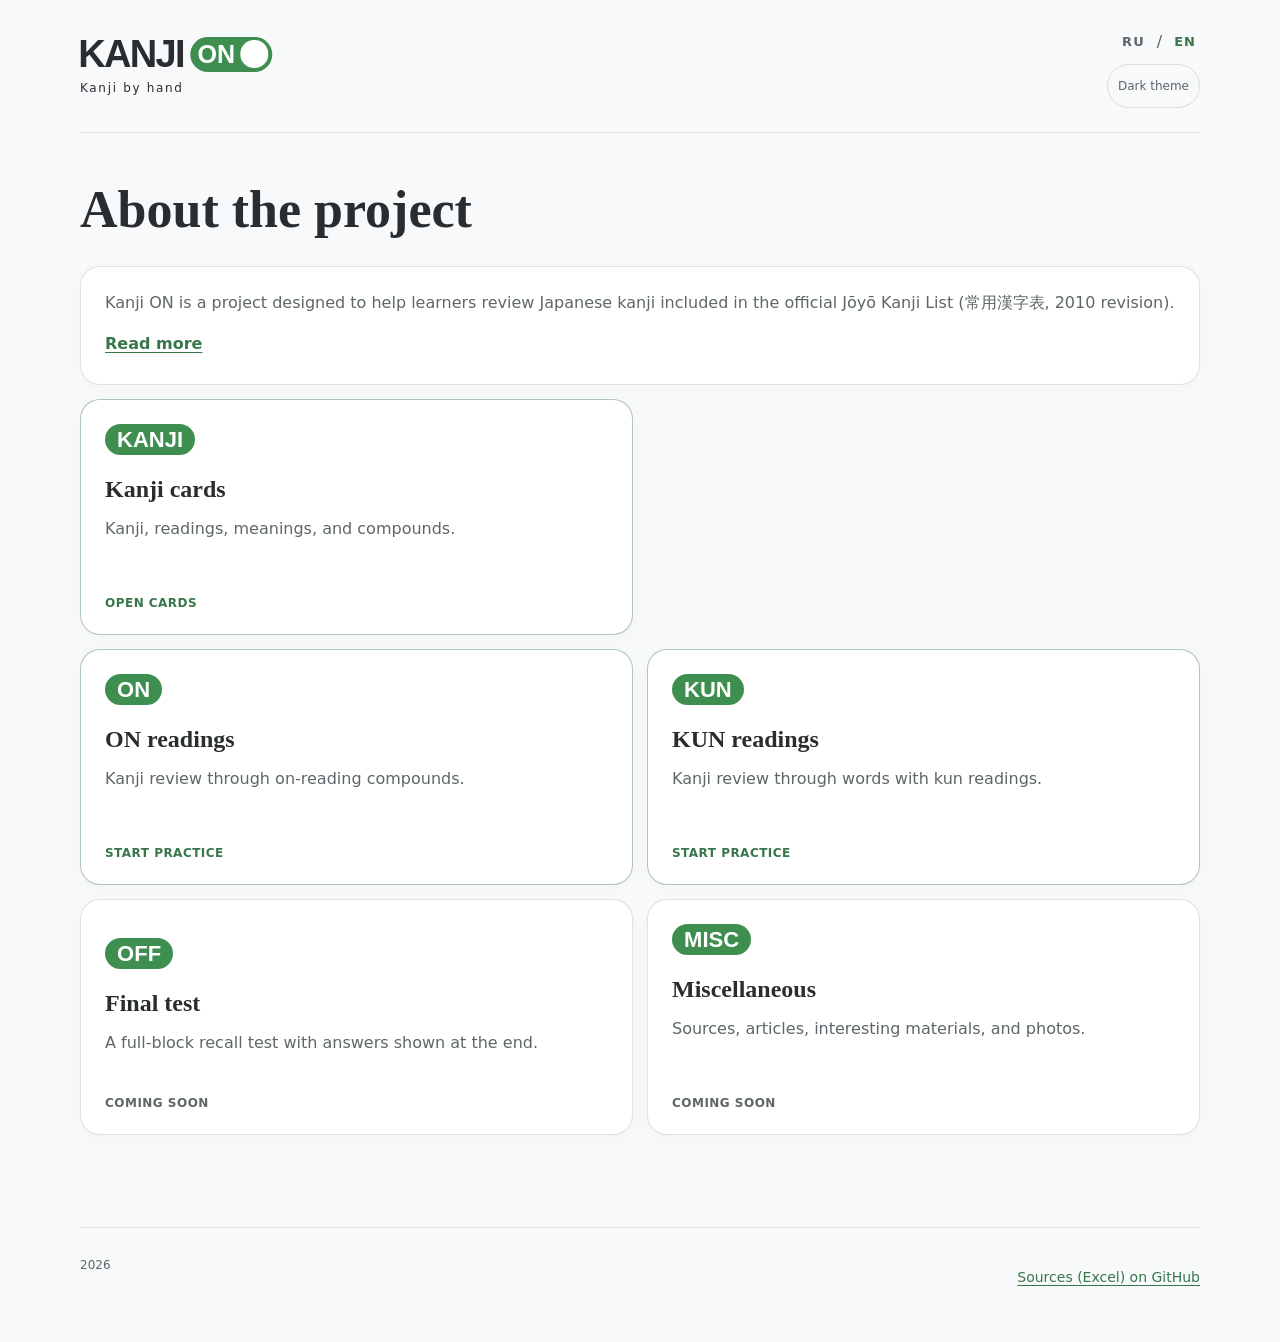
<file: index.html>
<!doctype html>
<html lang="en">
  <head>
    <meta charset="UTF-8" />
    <meta name="viewport" content="width=device-width, initial-scale=1.0" />
    <meta name="description" content="KANJI ON — practise on and kun readings by writing kanji on paper." />
    <meta name="theme-color" content="#f8f9fa" />
    <title>KANJI ON — Kanji by Hand</title>
    <link rel="icon" href="favicon.ico?v=green1" sizes="any" />
    <link rel="icon" href="favicon.svg?v=green1" type="image/svg+xml" />
    <link rel="apple-touch-icon" href="apple-touch-icon-green-v1.png" sizes="180x180" />
    <meta name="apple-mobile-web-app-title" content="KANJI ON" />
    <script>
      try {
        if (localStorage.getItem("onkun-theme") === "dark") {
          document.documentElement.dataset.theme = "dark";
          document.querySelector('meta[name="theme-color"]').content = "#191919";
        }
      } catch {}
    </script>
    <link rel="stylesheet" href="styles.css?v=20261013-about1" />
  </head>
  <body>
    <header class="site-header">
      <div class="brand" role="img" aria-label="KANJI ON — Kanji by hand">
        <span class="brand-wordmark" aria-hidden="true">
          <span class="brand-kanji">KANJI</span>
          <span class="brand-switch"><span>ON</span><span class="brand-knob"></span></span>
        </span>
        <span class="brand-tagline" aria-hidden="true">Kanji by hand</span>
      </div>
      <div class="header-controls">
      <div class="language-switcher" aria-label="Language">
        <button class="language-button" data-language="ru" type="button">RU</button>
        <span aria-hidden="true">/</span>
        <button class="language-button" data-language="en" type="button">EN</button>
      </div>
      <button class="theme-toggle" id="theme-toggle" type="button" aria-pressed="false">Dark theme</button>
      </div>
    </header>

    <main id="home">

      <section class="path" aria-labelledby="path-title">
        <div class="section-heading">
          <div>
            <h2 id="path-title" tabindex="-1" data-i18n="aboutTitle">About the project</h2>
          </div>
        </div>
        <div class="path-grid">
          <article class="path-card path-card--intro">
            <p data-i18n="aboutText">Kanji ON is a project designed to help learners review Japanese kanji included in the official Jōyō Kanji List (常用漢字表, 2010 revision).</p>
            <div id="about-more" hidden>
              <p data-i18n="aboutText2">The project is intended for learners who have already studied the required set of kanji and wish to refresh their knowledge and bring it back into active use.</p>
              <p data-i18n="aboutText3">The review process consists of exercises based on on-reading compounds and kun-readings, requiring learners to write the corresponding kanji by hand.</p>
              <p data-i18n="aboutText4">An additional knowledge assessment test is currently under development.</p>
            </div>
            <button class="about-toggle" id="about-toggle" type="button" aria-expanded="false" aria-controls="about-more" data-i18n="readMore">Read more</button>
          </article>
          <a class="path-card path-card--active" href="cards.html">
            <span class="mode-badge" aria-hidden="true">KANJI</span>
            <h3 data-i18n="kanjiTitle">Kanji cards</h3>
            <p data-i18n="kanjiText">Kanji, readings, meanings, and compounds.</p>
            <span class="card-link" data-i18n="openCards">Open cards</span>
          </a>
          <a class="path-card path-card--active" id="on-card" href="on.html">
            <span class="mode-badge" aria-hidden="true">ON</span>
            <h3 data-i18n="onTitle">ON readings</h3>
            <p data-i18n="onText">Kanji review through on-reading compounds.</p>
            <span class="card-link" data-i18n="openOn">Start practice</span>
          </a>
          <a class="path-card path-card--active" id="kun-card" href="kun.html">
            <span class="mode-badge" aria-hidden="true">KUN</span>
            <h3 data-i18n="kunTitle">KUN readings</h3>
            <p data-i18n="kunText">Kanji review through words with kun readings.</p>
            <span class="card-link" data-i18n="openKun">Start practice</span>
          </a>
          <button class="path-card" type="button" data-coming-soon>
            <span class="mode-badge" aria-hidden="true">OFF</span>
            <h3 data-i18n="testTitle">Final test</h3>
            <p data-i18n="testText">A full-block recall test with answers shown at the end.</p>
            <span class="card-link" data-i18n="comingSoon">Coming soon</span>
          </button>
          <article class="path-card" id="misc">
            <span class="mode-badge" aria-hidden="true">MISC</span>
            <h3 data-i18n="miscTitle">Miscellaneous</h3>
            <p data-i18n="miscText">Sources, articles, interesting materials, and photos.</p>
            <span class="card-link" data-i18n="comingSoon">Coming soon</span>
          </article>

        </div>
      </section>


      <div class="toast" id="toast" role="status" aria-live="polite"></div>
    </main>

    <footer>
      <span>2026</span>
      <a class="footer-sources" href="https://github.com/veronello/onkun-kanji-by-hand/blob/main/SOURCES.md" data-i18n="sourcesLink">Sources (Excel) on GitHub</a>
    </footer>
    <script src="script.js?v=20261022-publish204"></script>
  </body>
</html>
</file>
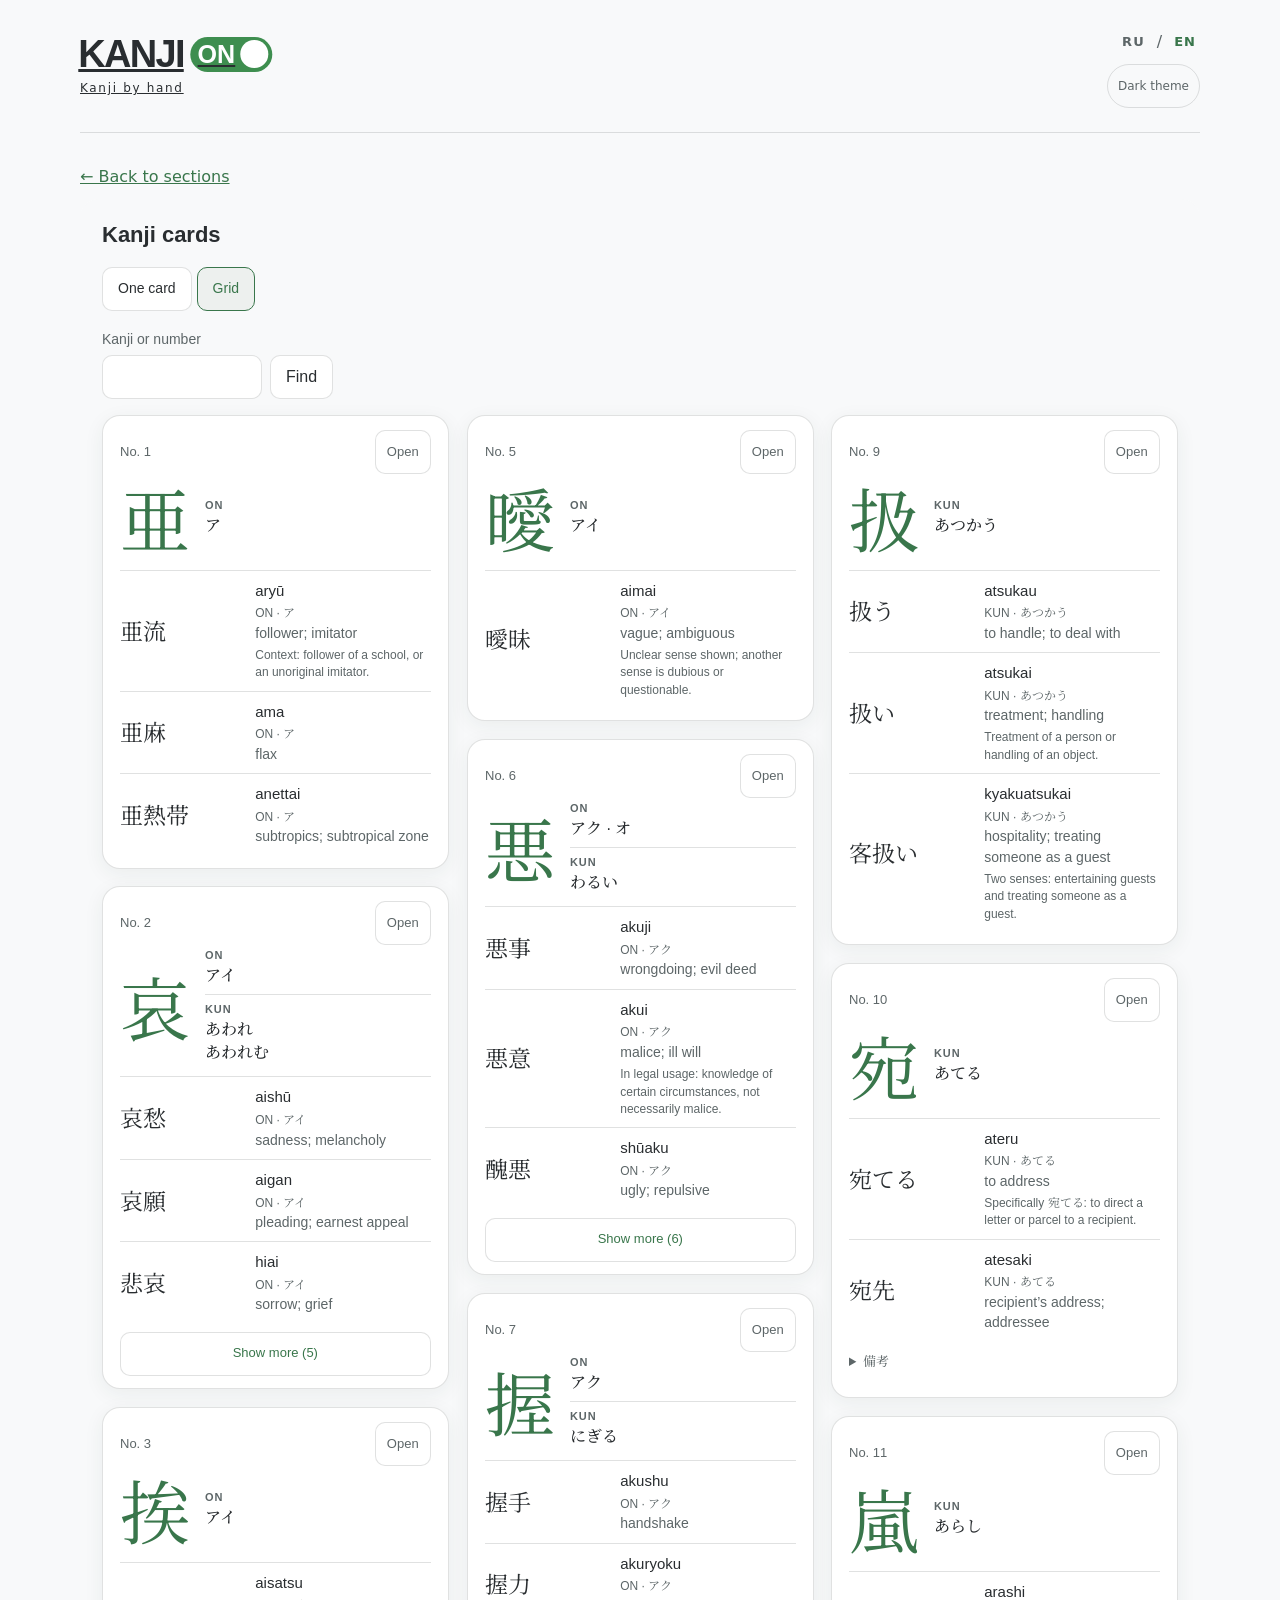
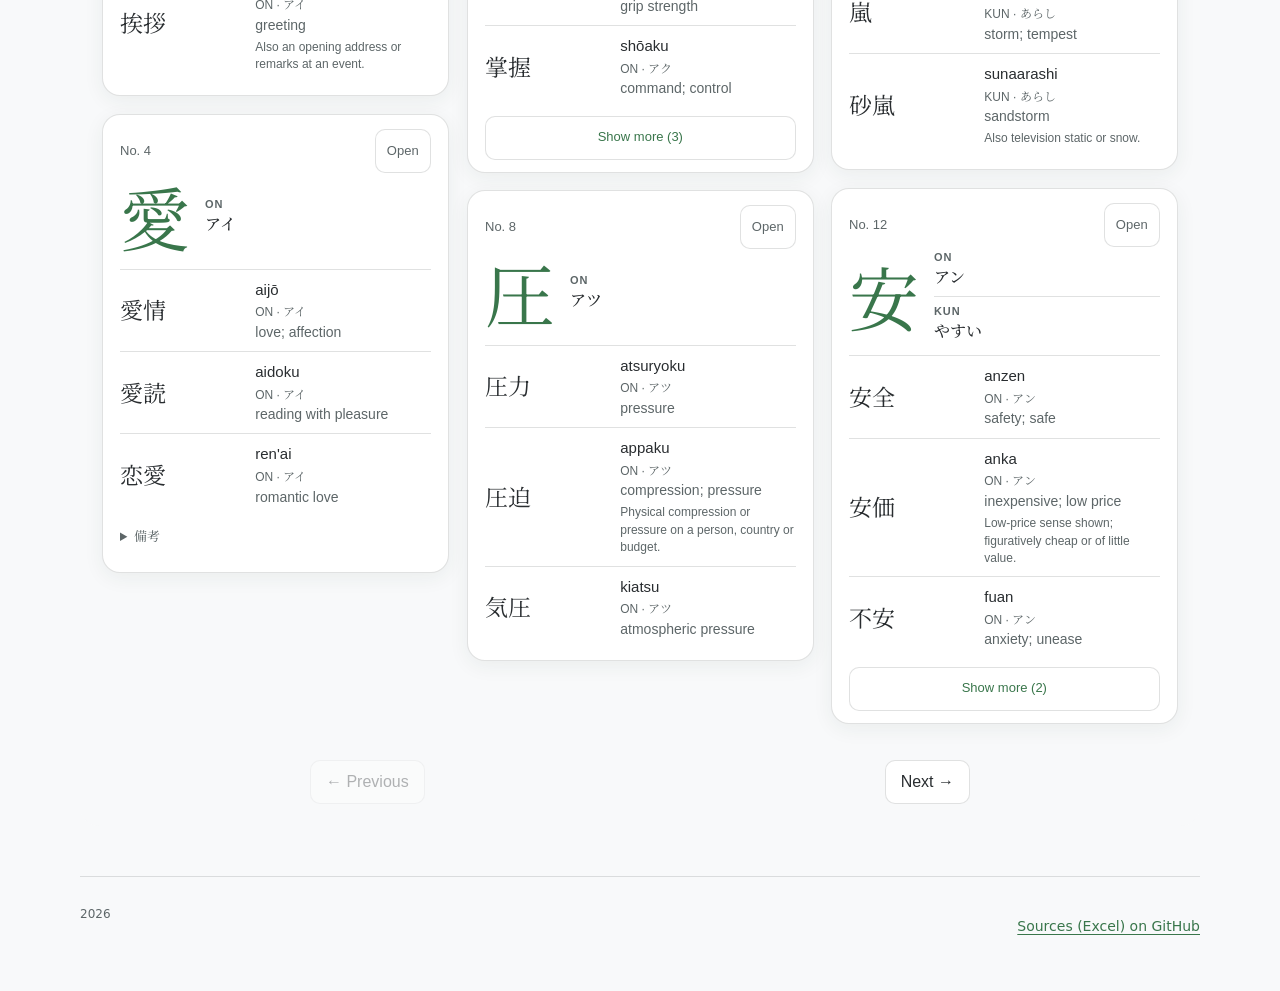
<file: cards.html>
<!doctype html>
<html lang="en">
  <head>
    <meta charset="UTF-8" />
    <meta name="viewport" content="width=device-width, initial-scale=1.0" />
    <meta name="description" content="KANJI ON — practise on and kun readings by writing kanji on paper." />
    <meta name="theme-color" content="#f8f9fa" />
    <title>Kanji cards — KANJI ON</title>
    <link rel="icon" href="favicon.ico?v=green1" sizes="any" />
    <link rel="icon" href="favicon.svg?v=green1" type="image/svg+xml" />
    <link rel="apple-touch-icon" href="apple-touch-icon-green-v1.png" sizes="180x180" />
    <meta name="apple-mobile-web-app-title" content="KANJI ON" />
    <script>
      try {
        if (localStorage.getItem("onkun-theme") === "dark") {
          document.documentElement.dataset.theme = "dark";
          document.querySelector('meta[name="theme-color"]').content = "#191919";
        }
      } catch {}
    </script>
    <link rel="stylesheet" href="https://fonts.googleapis.com/css2?family=Noto+Serif+JP:wght@400;500&display=swap">
    <link rel="stylesheet" href="cards.css?v=excel-full-2" />
    <link rel="stylesheet" href="styles.css?v=20261010-cards1" />
  </head>
  <body>
    <header class="site-header">
      <a class="brand" href="./" aria-label="KANJI ON — home">
        <span class="brand-wordmark" aria-hidden="true">
          <span class="brand-kanji">KANJI</span>
          <span class="brand-switch"><span>ON</span><span class="brand-knob"></span></span>
        </span>
        <span class="brand-tagline" aria-hidden="true">Kanji by hand</span>
      </a>
      <div class="header-controls">
      <div class="language-switcher" aria-label="Language">
        <button class="language-button" data-language="ru" type="button">RU</button>
        <span aria-hidden="true">/</span>
        <button class="language-button" data-language="en" type="button">EN</button>
      </div>
      <button class="theme-toggle" id="theme-toggle" type="button" aria-pressed="false">Dark theme</button>
      </div>
    </header>

    <main class="cards-main">
      <nav class="cards-navigation"><a href="./" data-i18n="cardsBack">← Back to sections</a></nav>
<div id="kanji-cards">
  <header class="kc-toolbar">
    <h2 id="kc-title">Карточки кандзи</h2>
  </header>
  <div class="kc-viewbar">
    <div class="kc-switch" role="group" id="kc-viewgroup" aria-label="Вид карточек">
      <button type="button" data-view="single" aria-pressed="true">По одной</button>
      <button type="button" data-view="grid" aria-pressed="false">Сетка</button>
    </div>
  </div>
  <form id="kc-search-form" class="kc-search-form">
    <label id="kc-search-label" for="kc-search">Kanji or number</label>
    <div><input id="kc-search" type="search" autocomplete="off" maxlength="12"><button id="kc-go" type="submit">Find</button></div>
    <p id="kc-search-message" role="status"></p>
  </form>
  <div id="kc-error" hidden role="alert"><p id="kc-error-text"></p><button id="kc-retry" type="button">Retry</button></div>
  <div id="kc-content" class="kc-content"></div>
  <nav id="kc-pagination" class="kc-pagination" aria-label="Листать карточки">
    <button type="button" id="kc-prev">← Назад</button>
    <button type="button" id="kc-next">Дальше →</button>
  </nav>
  <p id="kc-status" class="kc-sr" aria-live="polite"></p>
</div>

      <div class="toast" id="toast" role="status" aria-live="polite"></div>
    </main>
    <footer>
      <span>2026</span>
      <a class="footer-sources" href="https://github.com/veronello/onkun-kanji-by-hand/blob/main/SOURCES.md" data-i18n="sourcesLink">Sources (Excel) on GitHub</a>
    </footer>
    <script src="script.js?v=20261022-publish204"></script>
    <script src="cards.js?v=excel-full-2"></script>
  </body>
</html>
</file>
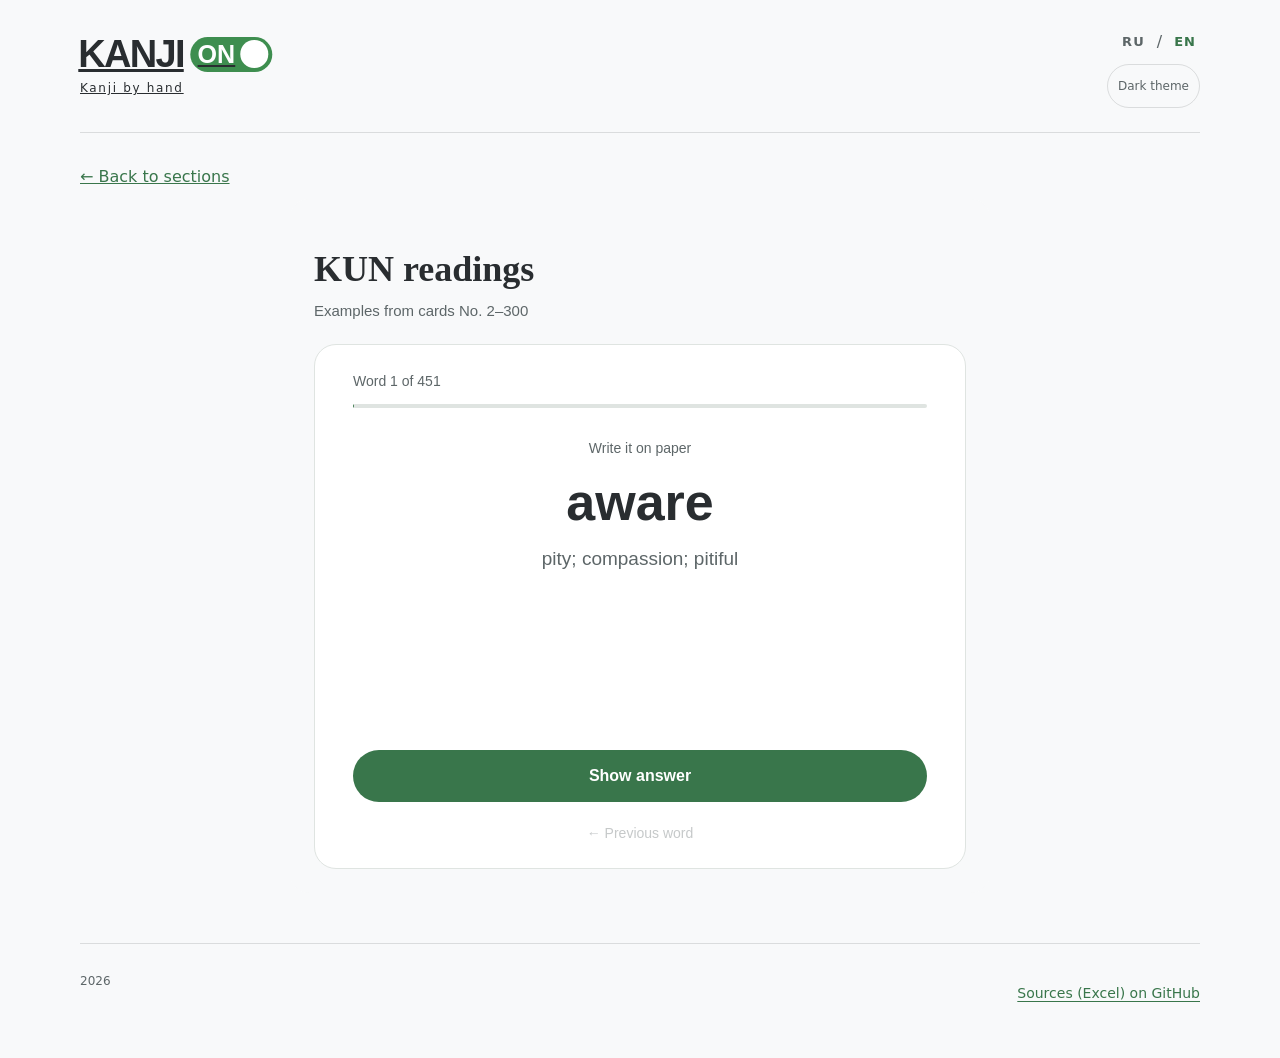
<file: kun.html>
<!doctype html>
<html lang="en">
  <head>
    <meta charset="UTF-8" />
    <meta name="viewport" content="width=device-width, initial-scale=1.0" />
    <meta name="description" content="KANJI ON — practise on and kun readings by writing kanji on paper." />
    <meta name="theme-color" content="#f8f9fa" />
    <title>KUN practice — KANJI ON</title>
    <link rel="icon" href="favicon.ico?v=green1" sizes="any" />
    <link rel="icon" href="favicon.svg?v=green1" type="image/svg+xml" />
    <link rel="apple-touch-icon" href="apple-touch-icon-green-v1.png" sizes="180x180" />
    <meta name="apple-mobile-web-app-title" content="KANJI ON" />
    <script>
      try {
        if (localStorage.getItem("onkun-theme") === "dark") {
          document.documentElement.dataset.theme = "dark";
          document.querySelector('meta[name="theme-color"]').content = "#191919";
        }
      } catch {}
    </script>
    <link rel="stylesheet" href="https://fonts.googleapis.com/css2?family=Noto+Serif+JP:wght@400;500&display=swap">
    <link rel="stylesheet" href="on-drill.css?v=20261010-drill1" />
    <link rel="stylesheet" href="styles.css?v=20261010-cards1" />
  </head>
  <body>
    <header class="site-header">
      <a class="brand" href="./" aria-label="KANJI ON — home">
        <span class="brand-wordmark" aria-hidden="true">
          <span class="brand-kanji">KANJI</span>
          <span class="brand-switch"><span>ON</span><span class="brand-knob"></span></span>
        </span>
        <span class="brand-tagline" aria-hidden="true">Kanji by hand</span>
      </a>
      <div class="header-controls">
      <div class="language-switcher" aria-label="Language">
        <button class="language-button" data-language="ru" type="button">RU</button>
        <span aria-hidden="true">/</span>
        <button class="language-button" data-language="en" type="button">EN</button>
      </div>
      <button class="theme-toggle" id="theme-toggle" type="button" aria-pressed="false">Dark theme</button>
      </div>
    </header>

    <main class="drill-main">
      <nav class="drill-navigation"><a href="./" data-i18n="cardsBack">← Back to sections</a></nav>
<div id="on-drill">
  <h2 id="od-title">Кунные чтения</h2>
  <p id="od-subtitle" class="od-subtitle"></p>
  <p id="od-status" class="od-subtitle" role="status">Загрузка…</p>
  <button id="od-retry" class="od-primary" type="button" hidden>Повторить</button>
  <noscript>Включи JavaScript для загрузки упражнений. Enable JavaScript to load the exercises.</noscript>
  <section id="od-exercise" class="od-exercise" aria-labelledby="od-title" hidden>
    <div class="od-counter" id="od-counter"></div>
    <progress id="od-progress" max="1" value="1" aria-label="Текущее слово"></progress>
    <div id="od-question">
      <p class="od-instruction" id="od-instruction">Напиши на бумаге</p>
      <div class="od-reading" id="od-reading"></div>
      <div class="od-meaning" id="od-meaning"></div>
      <div class="od-answer-space"><div id="od-answer" hidden><div id="od-answer-label" class="od-instruction">Сравни со своей записью</div><div id="od-kanji" class="od-kanji" lang="ja"></div><div id="od-note" class="od-note"></div></div></div>
    </div>
    <div id="od-finished" hidden><h3 id="od-finish-title">Повторение завершено</h3><p id="od-finish-text"></p></div>
    <button id="od-action" class="od-primary" type="button" aria-controls="od-answer" disabled>Показать ответ</button>
    <button id="od-back" class="od-back" type="button" disabled>← Предыдущее слово</button>
  </section>
  <p id="od-live" class="od-sr" aria-live="polite"></p>
</div>

      <div class="toast" id="toast" role="status" aria-live="polite"></div>
    </main>
    <footer>
      <span>2026</span>
      <a class="footer-sources" href="https://github.com/veronello/onkun-kanji-by-hand/blob/main/SOURCES.md" data-i18n="sourcesLink">Sources (Excel) on GitHub</a>
    </footer>
    <script src="script.js?v=20261022-publish204"></script>
    <script src="kun-drill.js?v=20261023-visibility1"></script>
  </body>
</html>
</file>
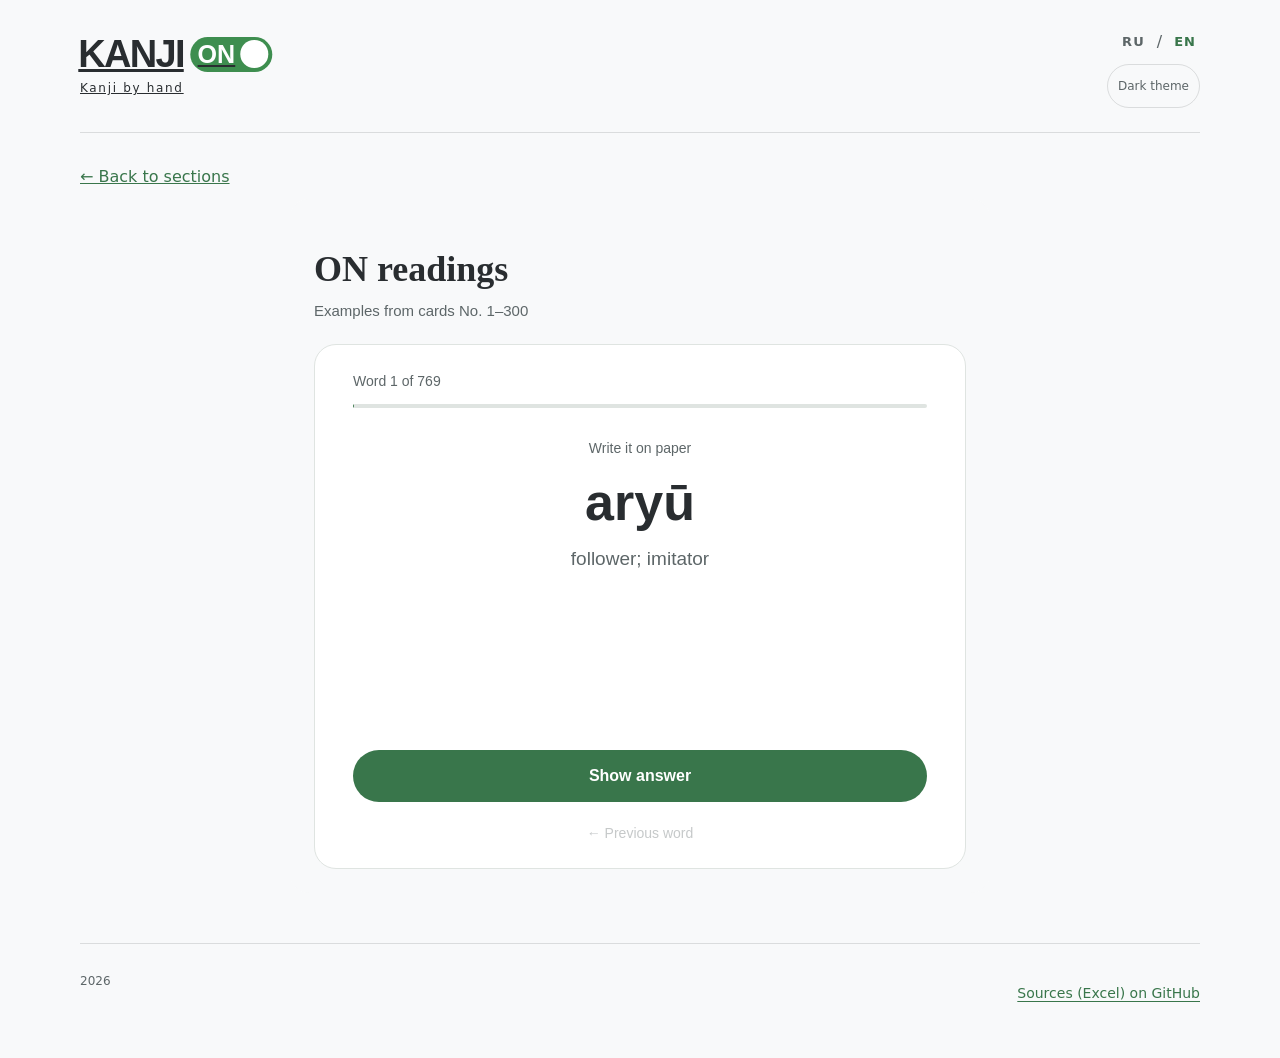
<file: on.html>
<!doctype html>
<html lang="en">
  <head>
    <meta charset="UTF-8" />
    <meta name="viewport" content="width=device-width, initial-scale=1.0" />
    <meta name="description" content="KANJI ON — practise on and kun readings by writing kanji on paper." />
    <meta name="theme-color" content="#f8f9fa" />
    <title>ON practice — KANJI ON</title>
    <link rel="icon" href="favicon.ico?v=green1" sizes="any" />
    <link rel="icon" href="favicon.svg?v=green1" type="image/svg+xml" />
    <link rel="apple-touch-icon" href="apple-touch-icon-green-v1.png" sizes="180x180" />
    <meta name="apple-mobile-web-app-title" content="KANJI ON" />
    <script>
      try {
        if (localStorage.getItem("onkun-theme") === "dark") {
          document.documentElement.dataset.theme = "dark";
          document.querySelector('meta[name="theme-color"]').content = "#191919";
        }
      } catch {}
    </script>
    <link rel="stylesheet" href="https://fonts.googleapis.com/css2?family=Noto+Serif+JP:wght@400;500&display=swap">
    <link rel="stylesheet" href="on-drill.css?v=20261010-drill1" />
    <link rel="stylesheet" href="styles.css?v=20261010-cards1" />
  </head>
  <body>
    <header class="site-header">
      <a class="brand" href="./" aria-label="KANJI ON — home">
        <span class="brand-wordmark" aria-hidden="true">
          <span class="brand-kanji">KANJI</span>
          <span class="brand-switch"><span>ON</span><span class="brand-knob"></span></span>
        </span>
        <span class="brand-tagline" aria-hidden="true">Kanji by hand</span>
      </a>
      <div class="header-controls">
      <div class="language-switcher" aria-label="Language">
        <button class="language-button" data-language="ru" type="button">RU</button>
        <span aria-hidden="true">/</span>
        <button class="language-button" data-language="en" type="button">EN</button>
      </div>
      <button class="theme-toggle" id="theme-toggle" type="button" aria-pressed="false">Dark theme</button>
      </div>
    </header>

    <main class="drill-main">
      <nav class="drill-navigation"><a href="./" data-i18n="cardsBack">← Back to sections</a></nav>
<div id="on-drill">
  <h2 id="od-title">Онные чтения</h2>
  <p id="od-subtitle" class="od-subtitle"></p>
  <p id="od-status" class="od-subtitle" role="status">Загрузка…</p>
  <button id="od-retry" class="od-primary" type="button" hidden>Повторить</button>
  <noscript>Включи JavaScript для загрузки упражнений. Enable JavaScript to load the exercises.</noscript>
  <section id="od-exercise" class="od-exercise" aria-labelledby="od-title" hidden>
    <div class="od-counter" id="od-counter"></div>
    <progress id="od-progress" max="1" value="1" aria-label="Текущее слово"></progress>
    <div id="od-question">
      <p class="od-instruction" id="od-instruction">Напиши на бумаге</p>
      <div class="od-reading" id="od-reading"></div>
      <div class="od-meaning" id="od-meaning"></div>
      <div class="od-answer-space"><div id="od-answer" hidden><div id="od-answer-label" class="od-instruction">Сравни со своей записью</div><div id="od-kanji" class="od-kanji" lang="ja"></div><div id="od-note" class="od-note"></div></div></div>
    </div>
    <div id="od-finished" hidden><h3 id="od-finish-title">Повторение завершено</h3><p id="od-finish-text"></p></div>
    <button id="od-action" class="od-primary" type="button" aria-controls="od-answer" disabled>Показать ответ</button>
    <button id="od-back" class="od-back" type="button" disabled>← Предыдущее слово</button>
  </section>
  <p id="od-live" class="od-sr" aria-live="polite"></p>
</div>

      <div class="toast" id="toast" role="status" aria-live="polite"></div>
    </main>
    <footer>
      <span>2026</span>
      <a class="footer-sources" href="https://github.com/veronello/onkun-kanji-by-hand/blob/main/SOURCES.md" data-i18n="sourcesLink">Sources (Excel) on GitHub</a>
    </footer>
    <script src="script.js?v=20261022-publish204"></script>
    <script src="on-drill.js?v=20261024-on300-visibility"></script>
  </body>
</html>
</file>
<file: styles.css>
:root {
  color-scheme: light;
  --paper: #f8f9fa;
  --paper-deep: #edf0ee;
  --card: #ffffff;
  --ink: #292d30;
  --muted: #5d6668;
  --line: rgba(41,45,48,.14);
  --seal: #39764b;
  --seal-dark: #2e603d;
  --shadow: 0 12px 36px rgba(41,45,48,.07);
  --radius: 20px;
  --card-shadow: 0 4px 18px rgba(41,45,48,.025);
  --button-ink: #fff;
}
:root[data-theme="dark"] {
  color-scheme: dark;
  --paper: #191919;
  --paper-deep: #333333;
  --card: #242424;
  --ink: #ededed;
  --muted: #b3b3b3;
  --line: rgba(255,255,255,.16);
  --seal: #9ac9a5;
  --seal-dark: #b5d8bd;
  --shadow: 0 18px 55px rgba(0,0,0,.24);
  --card-shadow: 0 8px 28px rgba(0,0,0,.12);
  --button-ink: #191919;
}

* { box-sizing: border-box; }
html { scroll-behavior: smooth; }
body {
  margin: 0;
  min-width: 320px;
  background: var(--paper);
  color: var(--ink);
  font-family: Inter, ui-sans-serif, system-ui, -apple-system, BlinkMacSystemFont, "Segoe UI", "Noto Sans", "Noto Sans JP", sans-serif;
  line-height: 1.55;
}
button, a { -webkit-tap-highlight-color: transparent; }
button { font: inherit; }
.site-header, main, footer { width: min(1120px, calc(100% - 40px)); margin-inline: auto; }
.site-header { display: flex; align-items: center; justify-content: space-between; gap: 12px; padding-block: 24px; }
.brand {
  display: inline-flex; flex-direction: column; align-items: flex-start;
  flex-shrink: 0; padding-block: 6px; color: var(--ink); cursor: default;
}
.brand-wordmark {
  /* Optical alignment: compensate for the bold K's left sidebearing. */
  transform: translateX(-.045em);
  display: flex; align-items: center; gap: .18em;
  font-family: Arial, Helvetica, sans-serif;
  font-size: clamp(26px, 7vw, 38px); font-weight: 800; line-height: 1;
}
.brand-kanji { letter-spacing: -.045em; }
.brand-switch {
  display: inline-flex; align-items: center; justify-content: space-between;
  gap: .22em; padding: .15em .17em .15em .28em;
  border-radius: 999px; background: #3e8e4f; color: #fff;
  font-size: .66em; line-height: 1;
}
.brand-knob {
  display: block; flex: 0 0 auto; width: 1.1em; height: 1.1em;
  border-radius: 50%; background: #fff;
}
.brand-tagline {
  margin-top: 7px; font-size: clamp(10px, 2.8vw, 12px);
  line-height: 1.4; letter-spacing: .14em; white-space: nowrap;
}
.language-switcher { display: flex; align-items: center; gap: 8px; color: var(--muted); }
.language-button { border: 0; background: transparent; color: var(--muted); cursor: pointer; font-size: 13px; font-weight: 700; letter-spacing: .08em; padding: 8px 4px; }
.language-button.is-active { color: var(--seal); }
.hero { max-width: 780px; padding: 88px 0 72px; }
.eyebrow { margin: 0 0 14px; color: var(--seal); font-size: 12px; font-weight: 800; letter-spacing: .12em; text-transform: uppercase; }
h1, h2, h3, p { text-wrap: pretty; }
h1, h2 { font-family: Georgia, "Times New Roman", serif; font-weight: 600; letter-spacing: normal; word-spacing: normal; }
h1 { margin: 0; font-size: clamp(48px, 8vw, 88px); line-height: .98; }
.hero-copy { max-width: 620px; margin: 28px 0 32px; color: var(--muted); font-size: clamp(17px, 2vw, 20px); }
.primary-button, .secondary-button, .text-button { border-radius: 999px; cursor: pointer; font-weight: 750; transition: transform 160ms ease, background 160ms ease, color 160ms ease; }
.primary-button, .secondary-button { min-height: 48px; padding: 12px 22px; }
.primary-button { border: 1px solid var(--seal); background: var(--seal); color: var(--button-ink); box-shadow: 0 10px 24px rgba(0,0,0,.16); }
.primary-button:hover { background: var(--seal-dark); transform: translateY(-1px); }
.primary-button:disabled { cursor: not-allowed; opacity: .45; }
.secondary-button { border: 1px solid var(--line); background: transparent; color: var(--ink); }
.secondary-button:hover { background: var(--paper-deep); transform: translateY(-1px); }
.text-button { border: 0; background: transparent; color: var(--muted); padding: 8px; }
.path { padding: 50px 0 92px; border-top: 1px solid var(--line); }
.section-heading { display: flex; align-items: end; justify-content: space-between; margin-bottom: 28px; }
h2 { margin: 0; font-size: clamp(34px, 5vw, 52px); line-height: 1.05; }
.path-grid { display: grid; grid-template-columns: repeat(6, 1fr); gap: 14px; }
.path-card {
  position: relative; grid-column: span 3; min-height: 236px; padding: 24px 24px 64px; overflow: hidden;
  border: 1px solid var(--line); border-radius: var(--radius); background: var(--card); color: inherit;
  text-align: left; box-shadow: var(--card-shadow);
}
button.path-card { cursor: pointer; transition: transform 180ms ease, border-color 180ms ease, box-shadow 180ms ease; }
button.path-card:hover { border-color: rgba(108,151,120,.6); box-shadow: var(--shadow); transform: translateY(-3px); }
.path-card--intro { grid-column: span 6; min-height: 0; padding-bottom: 24px; }
.path-card--intro #about-more p { margin-top: 12px; }
.about-toggle { margin-top: 12px; padding: 4px 0; border: 0; background: transparent; color: var(--seal); font-weight: 750; cursor: pointer; text-decoration: underline; text-underline-offset: 3px; }
.path-card--active { border-color: rgba(108,151,120,.55); }
.card-number { position: absolute; top: 8px; right: 18px; color: rgba(108,151,120,.15); font-family: "Yu Mincho", "Hiragino Mincho ProN", serif; font-size: 76px; line-height: 1; }
.path-card h3 { position: relative; margin: 50px 0 9px; font-family: Georgia, "Times New Roman", serif; font-size: 24px; letter-spacing: normal; word-spacing: normal; }
.path-card p { position: relative; margin: 0; color: var(--muted); }
.card-link { position: absolute; bottom: 22px; left: 24px; color: var(--muted); font-size: 12px; font-weight: 750; letter-spacing: .04em; text-transform: uppercase; }
.path-card--active .card-link { color: var(--seal); }
.practice { padding: 64px 0 96px; border-top: 1px solid var(--line); }
.practice-header { display: flex; align-items: start; justify-content: space-between; margin-bottom: 26px; }
.practice-card { width: min(700px, 100%); min-height: 480px; margin-inline: auto; padding: clamp(24px, 6vw, 52px); border: 1px solid var(--line); border-radius: 28px; background: var(--card); box-shadow: var(--shadow); text-align: center; }
.progress-row { display: flex; justify-content: space-between; color: var(--muted); font-size: 12px; font-weight: 700; }
.progress-track { height: 3px; margin: 10px 0 56px; overflow: hidden; border-radius: 999px; background: var(--paper-deep); }
#progress-bar { display: block; width: 10%; height: 100%; background: var(--seal); transition: width 220ms ease; }
.prompt-label { margin: 0 0 8px; color: var(--muted); font-size: 11px; font-weight: 800; letter-spacing: .12em; text-transform: uppercase; }
.reading { margin: 0; font-family: Georgia, "Times New Roman", serif; font-size: clamp(48px, 11vw, 76px); line-height: 1.08; }
.meaning, .answer-reading { margin: 10px 0 0; color: var(--muted); font-size: 17px; }
.paper-note { margin: 56px 0 16px; color: var(--muted); font-size: 13px; }
.answer { margin: 6px 0 0; font-family: "Yu Mincho", "Hiragino Mincho ProN", "Noto Serif JP", serif; font-size: clamp(78px, 18vw, 124px); line-height: 1.1; }
.answer-actions { display: flex; justify-content: center; gap: 10px; margin-top: 56px; }
.summary-seal { display: grid; width: 90px; height: 90px; margin: 4px auto 24px; place-items: center; border: 3px solid var(--seal); border-radius: 50%; color: var(--seal); font-family: "Yu Mincho", "Hiragino Mincho ProN", serif; font-size: 48px; transform: rotate(-5deg); }
#summary-view h3 { margin: 0; font-family: Georgia, "Times New Roman", serif; font-size: 34px; }
#summary-text { color: var(--muted); }
.toast { position: fixed; right: 20px; bottom: 20px; z-index: 10; max-width: min(360px, calc(100% - 40px)); padding: 12px 16px; border-radius: 12px; background: var(--ink); color: var(--paper); font-size: 13px; opacity: 0; pointer-events: none; transform: translateY(10px); transition: opacity 180ms ease, transform 180ms ease; }
.toast.is-visible { opacity: 1; transform: translateY(0); }
footer { display: flex; justify-content: space-between; gap: 24px; padding: 28px 0 42px; border-top: 1px solid var(--line); color: var(--muted); font-size: 12px; }
[hidden] { display: none !important; }
:focus-visible { outline: 3px solid var(--seal); outline-offset: 3px; }

@media (max-width: 760px) {
  .site-header, main, footer { width: min(100% - 28px, 1120px); }
  .site-header { padding-block: 16px; }
  .hero { padding: 66px 0 58px; }
  .path-grid { display: block; }
  .path-card { display: block; width: 100%; min-height: 210px; margin-bottom: 12px; }
  .path-card--intro { min-height: 0; }
  .path { padding-bottom: 62px; }
  .practice { padding: 50px 0 70px; }
  .practice-header { gap: 10px; }
  .practice-card { min-height: 440px; border-radius: 22px; }
  .progress-track { margin-bottom: 44px; }
  .answer-actions { flex-direction: column-reverse; }
  .answer-actions button { width: 100%; }
  footer { flex-direction: column; gap: 3px; }
}

@media (prefers-reduced-motion: reduce) {
  html { scroll-behavior: auto; }
  *, *::before, *::after { transition-duration: .01ms !important; }
}

.header-controls { display: flex; flex-direction: column; align-items: flex-end; gap: 4px; }
.theme-toggle { min-height: 44px; padding: 6px 10px; border: 1px solid var(--line); border-radius: 999px; background: transparent; color: var(--muted); font-size: 12px; cursor: pointer; }
.theme-toggle:hover { color: var(--ink); background: var(--paper-deep); }

/* Decorative section labels echo the wordmark without implying a switch. */
.mode-badge {
  display: inline-flex; align-items: center; justify-content: center;
  padding: .2em .55em; border-radius: 999px;
  background: #3e8e4f; color: #fff; line-height: 1;
  font-family: Arial, Helvetica, sans-serif;
  font-size: 22px; font-weight: 800; white-space: nowrap;
}
.path-card .mode-badge + h3 { margin-top: 16px; }


/* Start the readings on a new row; leave space beside Kanji cards. */
@media (min-width: 761px) {
  #on-card { grid-column: 1 / span 3; }
}

.footer-sources { display: inline-flex; align-items: center; min-height: 44px; color: var(--seal); padding-block: 8px; max-width: 100%; width: fit-content; font-size: 14px; text-decoration: underline; text-underline-offset: 3px; }


a.brand { cursor: pointer; }
a.path-card { display: block; text-decoration: none; cursor: pointer; }
a.path-card:hover { border-color: var(--seal); box-shadow: var(--shadow); }
</file>
<file: cards.css>
#kanji-cards {
    --kc-paper: var(--card);
    --kc-page: var(--paper);
    --kc-ink: var(--ink);
    --kc-subtle: var(--muted);
    --kc-green: var(--seal);
    --kc-selected: var(--paper-deep);
    --kc-line: var(--line);
    
    container-type: inline-size;
    font-family: -apple-system, BlinkMacSystemFont, "Segoe UI", sans-serif, "Noto Serif JP";
    font-size: 16px;
    line-height: 1.45;
    background: var(--kc-page);
    color: var(--kc-ink);
    padding: 22px;
    border-radius: 20px;
  }
  #kanji-cards * { box-sizing: border-box; }
  #kanji-cards button { font: inherit; color: inherit; background: var(--kc-paper); border: 1px solid var(--kc-line); border-radius: 10px; min-height: 44px; padding: 9px 15px; }
  #kanji-cards button:hover:not(:disabled) { background: var(--kc-selected); }
  #kanji-cards button:disabled { opacity: .35; }
  #kanji-cards button[aria-pressed="true"] { color: var(--seal); background: var(--kc-selected); border-color: var(--seal); }
  #kanji-cards .kc-toolbar { display: flex; gap: 14px; flex-wrap: wrap; align-items: center; justify-content: space-between; }
  #kanji-cards h2 { font: 600 22px/1.25 -apple-system, BlinkMacSystemFont, "Segoe UI", sans-serif; margin: 0; }
  #kanji-cards .kc-switch { display: flex; gap: 5px; }
  #kanji-cards .kc-switch button { font-size: 14px; }
  #kanji-cards .kc-viewbar { display: flex; margin: 18px 0; }
  #kanji-cards .kc-content { display: grid; grid-template-columns: minmax(0, 1fr); gap: 18px; }
  #kanji-cards .kc-grid { display: block; columns: 1; column-gap: 18px; }
  #kanji-cards .kc-grid .kc-sheet { display: inline-block; vertical-align: top; width: 100%; break-inside: avoid; margin-bottom: 18px; }
  #kanji-cards .kc-content:not(.kc-grid) { max-width: 660px; margin: 0 auto; }
  #kanji-cards .kc-sheet { container: kcard / inline-size; min-width: 0; padding: 22px 26px 14px; background: var(--kc-paper); border: 1px solid var(--kc-line); border-radius: 18px; box-shadow: 0 5px 20px #263d3010; }
  #kanji-cards .kc-meta { display: flex; justify-content: flex-end; align-items: center; min-height: 24px; margin-bottom: 8px; color: var(--kc-subtle); font-size: 13px; }
  #kanji-cards .kc-expand { margin-left: auto; font-size: 13px; padding: 6px 11px; }
  #kanji-cards .kc-head { display: grid; grid-template-columns: 106px minmax(0, 1fr); gap: 24px; align-items: center; padding: 0 0 21px; }
  #kanji-cards .kc-kanji { margin: 0; color: var(--kc-green); font: 400 104px/1.15 "Noto Serif JP", "Yu Mincho", "Hiragino Mincho ProN", serif; }
  #kanji-cards .kc-reading-group + .kc-reading-group { margin-top: 12px; padding-top: 11px; border-top: 1px solid var(--kc-line); }
  #kanji-cards .kc-reading-label { color: var(--kc-subtle); font-size: 11px; letter-spacing: .08em; font-weight: 600; }
  #kanji-cards .kc-reading { font-size: 20px; font-weight: 500; overflow-wrap: anywhere; }
  #kanji-cards .kc-reading-meaning { color: var(--kc-subtle); font-size: 14px; margin: 1px 0 6px; overflow-wrap: anywhere; }
  #kanji-cards .kc-meaning { margin: 0; padding: 0 0 18px; color: var(--kc-subtle); font-size: 15px; }
  #kanji-cards .kc-words { list-style: none; margin: 0; padding: 0; border-top: 1px solid var(--kc-line); }
  #kanji-cards .kc-word { display: grid; grid-template-columns: minmax(0, 1fr) minmax(0, 1.4fr); gap: 16px; align-items: center; padding: 13px 0; border-bottom: 1px solid var(--line); }
  #kanji-cards .kc-word:last-child { border-bottom: none; }
  #kanji-cards .kc-word-jp { font: 400 27px/1.4 "Noto Serif JP", "Yu Mincho", "Hiragino Mincho ProN", serif; overflow-wrap: anywhere; }
  #kanji-cards .kc-word-reading { font-size: 17px; font-weight: 500; overflow-wrap: anywhere; }
  #kanji-cards .kc-word-meaning { color: var(--kc-subtle); font-size: 15px; overflow-wrap: anywhere; }
  #kanji-cards .kc-note { display: block; font-size: 12px; margin-top: 4px; color: var(--kc-subtle); }
  #kanji-cards .kc-show-more { width: 100%; margin-top: 8px; text-align: center; font-size: 13px; color: var(--kc-green); cursor: pointer; }
  #kanji-cards .kc-pagination { max-width: 660px; margin: 18px auto 0; display: flex; justify-content: space-between; gap: 16px; }
  #kanji-cards [hidden] { display: none !important; }
  #kanji-cards .kc-sr { position: absolute; width: 1px; height: 1px; overflow: hidden; clip-path: inset(50%); white-space: nowrap; }
  @container (min-width: 600px) {
    #kanji-cards .kc-grid { columns: 2; }
    #kanji-cards .kc-grid .kc-sheet { padding: 18px 20px 10px; }
    #kanji-cards .kc-grid .kc-head { grid-template-columns: 78px minmax(0, 1fr); gap: 16px; }
    #kanji-cards .kc-grid .kc-kanji { font-size: 76px; }
    #kanji-cards .kc-grid .kc-reading { font-size: 18px; }
    #kanji-cards .kc-grid .kc-word-jp { font-size: 25px; }
  }
  #kanji-cards .kc-grid .kc-sheet { padding: 14px 17px 12px; }
  #kanji-cards .kc-grid .kc-head { grid-template-columns: 72px minmax(0, 1fr); gap: 13px; padding-bottom: 12px; }
  #kanji-cards .kc-grid .kc-kanji { font-size: 70px; }
  #kanji-cards .kc-grid .kc-reading { font-size: 16px; }
  #kanji-cards .kc-grid .kc-reading-group + .kc-reading-group { margin-top: 7px; padding-top: 7px; }
  #kanji-cards .kc-grid .kc-word { padding: 9px 0; gap: 10px; }
  #kanji-cards .kc-grid .kc-word-jp { font-size: 23px; }
  #kanji-cards .kc-grid .kc-word-reading { font-size: 15px; }
  #kanji-cards .kc-grid .kc-word-meaning { font-size: 14px; }
  #kanji-cards .kc-grid .kc-meta { margin-bottom: 3px; }
  @container (min-width: 960px) {
    #kanji-cards .kc-grid { columns: 3; }
  }
  @container kcard (min-width: 500px) {
    #kanji-cards .kc-head { grid-template-columns: 150px minmax(0, 1fr); gap: 35px; }
    #kanji-cards .kc-kanji { font-size: 136px; }
    #kanji-cards .kc-word { grid-template-columns: 170px minmax(0, 1fr); gap: 15px; }
    #kanji-cards .kc-word-detail { display: grid; grid-template-columns: minmax(0, .9fr) minmax(0, 1.4fr); gap: 15px; align-items: center; }
    #kanji-cards .kc-word-jp { font-size: 30px; }
  }
  @media (max-width: 480px) {
    #kanji-cards { padding: 15px 10px; border-radius: 14px; }
    #kanji-cards h2 { font-size: 20px; }
    #kanji-cards .kc-sheet { padding: 16px 18px 8px; }
    #kanji-cards .kc-head { grid-template-columns: 92px minmax(0, 1fr); gap: 18px; }
    #kanji-cards .kc-kanji { font-size: 92px; }
    #kanji-cards .kc-word { gap: 12px; }
    #kanji-cards .kc-word-jp { font-size: 25px; }
    #kanji-cards .kc-grid .kc-sheet { padding: 12px 14px 10px; }
    #kanji-cards .kc-grid .kc-head { grid-template-columns: 70px minmax(0, 1fr); gap: 12px; }
    #kanji-cards .kc-grid .kc-kanji { font-size: 68px; }
  }

.cards-navigation { padding: 22px 0 0; border-top: 1px solid var(--line); }
.cards-navigation a { color: var(--seal); display: inline-flex; align-items: center; min-height: 44px; }
.cards-main { padding-bottom: 50px; }

#kanji-cards .kc-search-form { margin-bottom: 16px; }
#kanji-cards .kc-search-form label { display: block; font-size: 14px; margin-bottom: 6px; color: var(--kc-subtle); }
#kanji-cards .kc-search-form > div { display: flex; gap: 8px; }
#kanji-cards input { font: inherit; width: 160px; min-width: 0; color: var(--kc-ink); background: var(--kc-paper); border: 1px solid var(--kc-line); border-radius: 10px; padding: 9px 12px; min-height: 44px; }
#kanji-cards #kc-search-message { font-size: 14px; color: var(--kc-subtle); }
#kanji-cards #kc-search-message:empty { display: none; }
#kanji-cards .kc-review { font-weight: 500; }
#kanji-cards .kc-source-note { font-size: 13px; margin-top: 12px; color: var(--kc-subtle); overflow-wrap: anywhere; white-space: pre-line; }
#kanji-cards .kc-source-note summary { cursor: pointer; min-height: 32px; }
</file>
<file: on-drill.css>
#on-drill { --od-paper:light-dark(#f8f9fa,#191919); --od-surface:light-dark(#fff,#242424); --od-ink:light-dark(#292d30,#ededed); --od-muted:light-dark(#5d6668,#b3b3b3); --od-line:light-dark(#dfe4e1,#444); --od-green:light-dark(#39764b,#9ac9a5); --od-button:light-dark(#39764b,#9ac9a5); --od-button-ink:light-dark(#fff,#191919); background:var(--od-paper); color:var(--od-ink); font:16px/1.5 -apple-system,BlinkMacSystemFont,"Segoe UI",sans-serif; padding:24px; border-radius:20px; max-width:700px; margin:auto; }
#on-drill * { box-sizing:border-box; }
#on-drill .od-top { display:flex; align-items:center; justify-content:space-between; gap:10px; border-bottom:1px solid var(--od-line); padding-bottom:22px; }
#on-drill .od-wordmark { display:flex; align-items:center; gap:6px; font:800 26px/1 Arial,sans-serif; letter-spacing:-1px; }
#on-drill .od-wordmark span { background:#3e8e4f; color:white; border-radius:30px; font-size:20px; letter-spacing:0; padding:5px 9px; }
#on-drill button { font:inherit; }
#on-drill .od-languages { display:flex; gap:2px; }
#on-drill .od-languages button { border:0; background:transparent; color:var(--od-muted); min-height:44px; min-width:44px; font-size:14px; font-weight:700; padding:8px; }
#on-drill .od-languages button[aria-pressed="true"] { color:var(--od-green); text-decoration:underline; text-underline-offset:6px; }
#on-drill h2 { font:600 clamp(27px,5vw,36px)/1.15 Georgia,serif; margin:26px 0 9px; }
#on-drill .od-subtitle { color:var(--od-muted); margin:0 0 22px; font-size:15px; }
#on-drill .od-exercise { background:var(--od-surface); border:1px solid var(--od-line); border-radius:22px; padding:26px clamp(18px,5vw,38px) 12px; text-align:center; }
#on-drill .od-counter { font-size:14px; color:var(--od-muted); text-align:left; }
#on-drill progress { display:block; appearance:none; border:0; width:100%; height:4px; margin:12px 0 30px; border-radius:4px; overflow:hidden; background:var(--od-line); color:var(--od-green); }
#on-drill progress::-webkit-progress-bar { background:var(--od-line); }
#on-drill progress::-webkit-progress-value { background:var(--od-green); }
#on-drill progress::-moz-progress-bar { background:var(--od-green); }
#on-drill .od-instruction { color:var(--od-muted); font-size:14px; margin:0 0 12px; }
#on-drill .od-reading { font-size:clamp(32px,7vw,52px); font-weight:650; line-height:1.2; overflow-wrap:anywhere; }
#on-drill .od-meaning { font-size:19px; color:var(--od-muted); margin:12px auto 0; max-width:440px; }
#on-drill .od-answer-space { min-height:176px; display:grid; align-items:center; padding:24px 0; }
#on-drill .od-kanji { font:400 clamp(42px,9vw,68px)/1.5 "Noto Serif JP","Yu Mincho",serif; color:var(--od-green); overflow-wrap:anywhere; }
#on-drill .od-note { color:var(--od-muted); font-size:13px; margin-top:8px; }
#on-drill .od-primary { width:100%; min-height:52px; border:0; border-radius:30px; padding:12px 18px; background:var(--od-button); color:var(--od-button-ink); font-weight:600; }
#on-drill .od-primary:hover { filter:brightness(.94); }
#on-drill .od-back { display:block; min-height:44px; margin:10px auto 0; border:0; background:transparent; color:var(--od-muted); font-size:14px; padding:8px; }
#on-drill .od-back:disabled { opacity:.35; }
#on-drill #od-finished { padding:40px 0 60px; }
#on-drill h3 { font:600 28px/1.3 Georgia,serif; margin:0 0 18px; }
#on-drill #od-finish-text { color:var(--od-muted); }
#on-drill [hidden] { display:none !important; }
#on-drill .od-sr { position:absolute; width:1px; height:1px; overflow:hidden; clip-path:inset(50%); white-space:nowrap; }
@media(max-width:420px) { #on-drill { padding:18px 12px; } #on-drill .od-wordmark { font-size:23px; } #on-drill .od-meaning { font-size:18px; } }

.drill-navigation { padding:22px 0 0; border-top:1px solid var(--line); }
.drill-navigation a { color:var(--seal); display:inline-flex; align-items:center; min-height:44px; }
.drill-main { padding-bottom:50px; }
#on-drill button { cursor:pointer; }
#on-drill button:disabled { cursor:default; }
</file>
